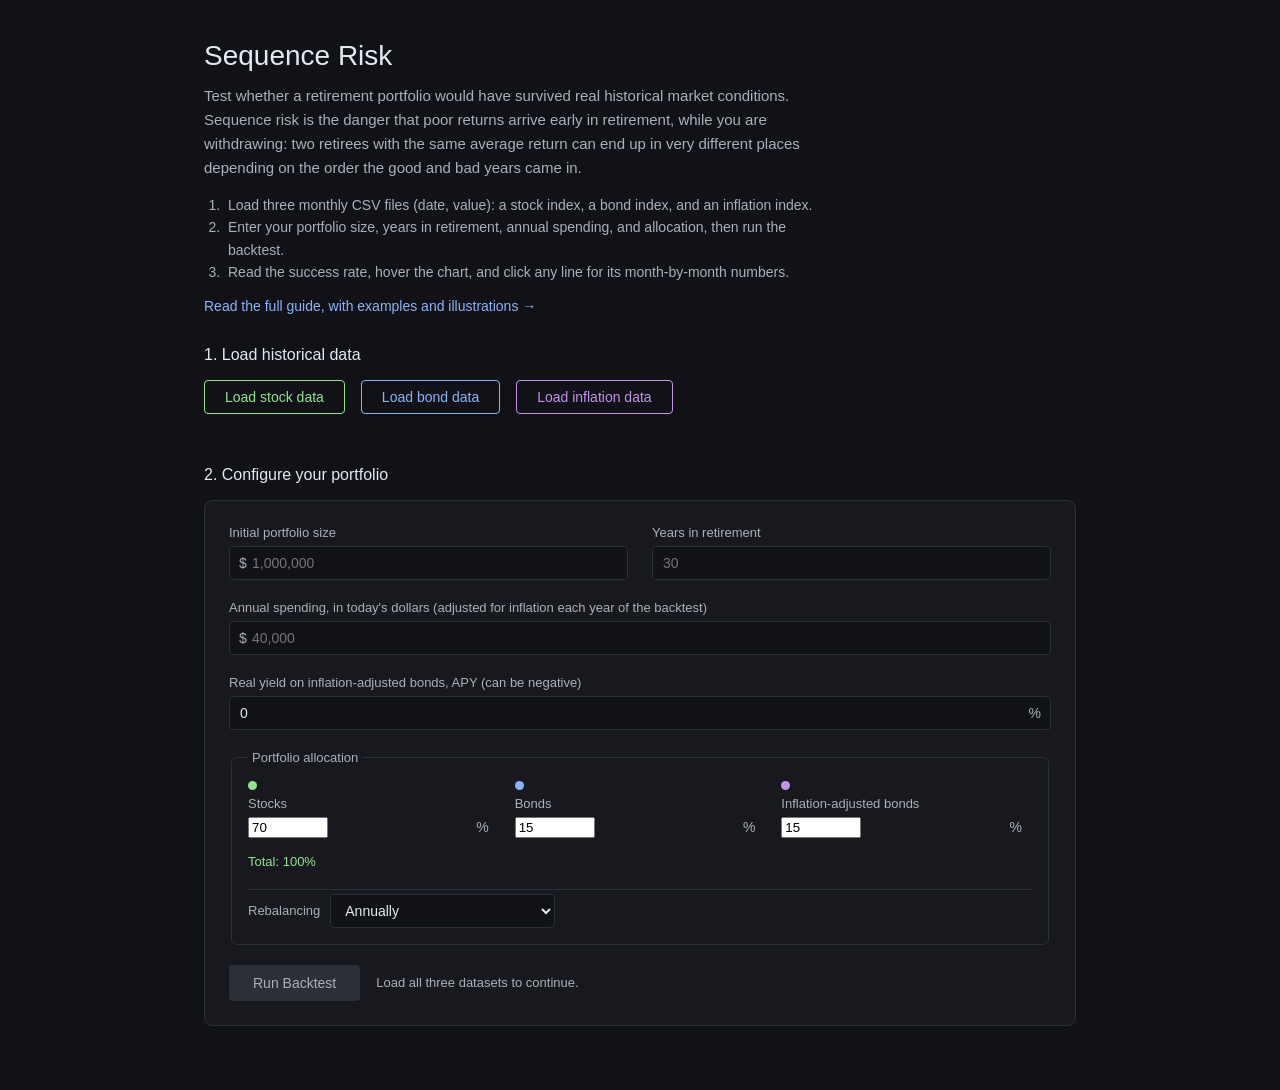
<file: index.html>
<!DOCTYPE html>
<html lang="en">
<head>
  <meta charset="UTF-8">
  <meta name="viewport" content="width=device-width, initial-scale=1.0, maximum-scale=1.0">
  <title>Sequence Risk</title>
  <link rel="stylesheet" href="style.css">
</head>
<body>
  <div class="page">
    <header class="header">
      <h1>Sequence Risk</h1>
      <p class="subtitle">
        Test whether a retirement portfolio would have survived real historical market
        conditions. Sequence risk is the danger that poor returns arrive early in
        retirement, while you are withdrawing: two retirees with the same average
        return can end up in very different places depending on the order the good
        and bad years came in.
      </p>
      <ol class="how-to">
        <li>Load three monthly CSV files (date, value): a stock index, a bond index, and an inflation index.</li>
        <li>Enter your portfolio size, years in retirement, annual spending, and allocation, then run the backtest.</li>
        <li>Read the success rate, hover the chart, and click any line for its month-by-month numbers.</li>
      </ol>
      <p class="guide-link-row">
        <a class="guide-link" href="guide.html">Read the full guide, with examples and illustrations →</a>
      </p>
    </header>

    <section class="data-section">
      <h2 class="section-title">1. Load historical data</h2>
      <div class="upload-row">
        <label class="file-upload data-stock">
          <input type="file" id="csv-stock" accept=".csv,text/csv">
          <span id="label-stock">Load stock data</span>
        </label>
        <label class="file-upload data-bond">
          <input type="file" id="csv-bond" accept=".csv,text/csv">
          <span id="label-bond">Load bond data</span>
        </label>
        <label class="file-upload data-inflation">
          <input type="file" id="csv-inflation" accept=".csv,text/csv">
          <span id="label-inflation">Load inflation data</span>
        </label>
      </div>

      <div class="data-status">
        <div class="data-card data-stock hidden" id="status-stock">
          <div class="data-card-header">
            <span class="data-swatch"></span>
            <span class="data-card-title">Stocks</span>
            <span class="data-card-filename" id="status-stock-name"></span>
          </div>
          <div class="data-card-range" id="status-stock-range"></div>
        </div>
        <div class="data-card data-bond hidden" id="status-bond">
          <div class="data-card-header">
            <span class="data-swatch"></span>
            <span class="data-card-title">Bonds</span>
            <span class="data-card-filename" id="status-bond-name"></span>
          </div>
          <div class="data-card-range" id="status-bond-range"></div>
        </div>
        <div class="data-card data-inflation hidden" id="status-inflation">
          <div class="data-card-header">
            <span class="data-swatch"></span>
            <span class="data-card-title">Inflation</span>
            <span class="data-card-filename" id="status-inflation-name"></span>
          </div>
          <div class="data-card-range" id="status-inflation-range"></div>
        </div>
      </div>

      <div class="common-range hidden" id="common-range"></div>
    </section>

    <section class="config-section">
      <h2 class="section-title">2. Configure your portfolio</h2>
      <form class="config-form" id="config-form">
        <div class="field">
          <label for="initial-portfolio">Initial portfolio size</label>
          <div class="field-input prefix-dollar">
            <input type="number" id="initial-portfolio" min="0" step="1000" placeholder="1,000,000">
          </div>
        </div>

        <div class="field">
          <label for="years-retirement">Years in retirement</label>
          <input type="number" id="years-retirement" min="1" step="1" placeholder="30">
        </div>

        <div class="field field-wide">
          <label for="annual-spending">Annual spending, in today's dollars (adjusted for inflation each year of the backtest)</label>
          <div class="field-input prefix-dollar">
            <input type="number" id="annual-spending" min="0" step="1000" placeholder="40,000">
          </div>
        </div>

        <div class="field field-wide">
          <label for="real-yield">Real yield on inflation-adjusted bonds, APY (can be negative)</label>
          <div class="field-input suffix-percent">
            <input type="number" id="real-yield" step="0.1" value="0">
          </div>
        </div>

        <fieldset class="allocation">
          <legend>Portfolio allocation</legend>

          <div class="alloc-field">
            <span class="data-swatch data-stock"></span>
            <label for="alloc-stock">Stocks</label>
            <div class="field-input suffix-percent"><input type="number" id="alloc-stock" min="0" max="100" step="1" value="70"></div>
          </div>

          <div class="alloc-field">
            <span class="data-swatch data-bond"></span>
            <label for="alloc-bond">Bonds</label>
            <div class="field-input suffix-percent"><input type="number" id="alloc-bond" min="0" max="100" step="1" value="15"></div>
          </div>

          <div class="alloc-field">
            <span class="data-swatch data-inflation"></span>
            <label for="alloc-inflation">Inflation-adjusted bonds</label>
            <div class="field-input suffix-percent"><input type="number" id="alloc-inflation" min="0" max="100" step="1" value="15"></div>
          </div>

          <div class="alloc-total" id="alloc-total">Total: 100%</div>

          <div class="rebalance-field">
            <label for="rebalance-freq">Rebalancing</label>
            <select id="rebalance-freq">
              <option value="1">Monthly</option>
              <option value="3">Quarterly</option>
              <option value="6">Semi-Annually</option>
              <option value="12" selected>Annually</option>
              <option value="0">No Rebalancing (Buy &amp; Hold)</option>
            </select>
          </div>
        </fieldset>

        <div class="run-row">
          <button type="button" class="run-button" id="run-backtest" disabled>Run Backtest</button>
          <div class="run-status" id="run-status">Load all three datasets to continue.</div>
        </div>
      </form>
    </section>

    <section class="results-section hidden" id="results-section">
      <h2 class="section-title">3. Results</h2>
      <div class="results-stats" id="results-stats"></div>
      <div class="results-canvas-card">
        <div class="chart-controls">
          <label class="toggle">
            <input type="checkbox" id="chart-log-toggle">
            <span class="toggle-track"><span class="toggle-thumb"></span></span>
            <span class="toggle-text">Log scale</span>
          </label>
          <span class="log-scale-note hidden" id="log-scale-note">Log scale can't show $0 or negative balances — failed cycles are flattened to the bottom edge.</span>
          <span class="hover-hint">Hover a line, hold <kbd>Shift</kbd> to lock onto it and scrub its full history. Click a line for its month-by-month detail.</span>
        </div>
        <canvas id="results-canvas" class="results-canvas"></canvas>
        <div class="chart-tooltip hidden" id="chart-tooltip"></div>
      </div>
      <div class="cycle-detail-section collapsible hidden" id="cycle-detail-section">
        <div class="cycle-detail-header">
          <button type="button" class="panel-toggle" aria-expanded="true" title="Minimize or expand">
            <span class="chevron"></span>
            <span>
              <span class="cycle-detail-title" id="cycle-detail-title"></span>
              <span class="cycle-detail-summary" id="cycle-detail-summary"></span>
            </span>
          </button>
          <div class="cycle-detail-actions">
            <button type="button" class="detail-button primary" id="cycle-download">Download CSV</button>
            <button type="button" class="detail-button" id="cycle-clear">Close</button>
          </div>
        </div>
        <div class="cycle-detail-scroll panel-body">
          <table class="cycle-detail-table" id="cycle-detail-table"></table>
        </div>
      </div>
      <div class="failure-list-section collapsible hidden" id="failure-list-section">
        <button type="button" class="panel-toggle" aria-expanded="true" title="Minimize or expand">
          <span class="chevron"></span>
          <span class="failure-list-title" id="failure-list-title"></span>
        </button>
        <div class="failure-list panel-body" id="failure-list"></div>
      </div>
    </section>
  </div>

  <script src="script.js"></script>
</body>
</html>
</file>
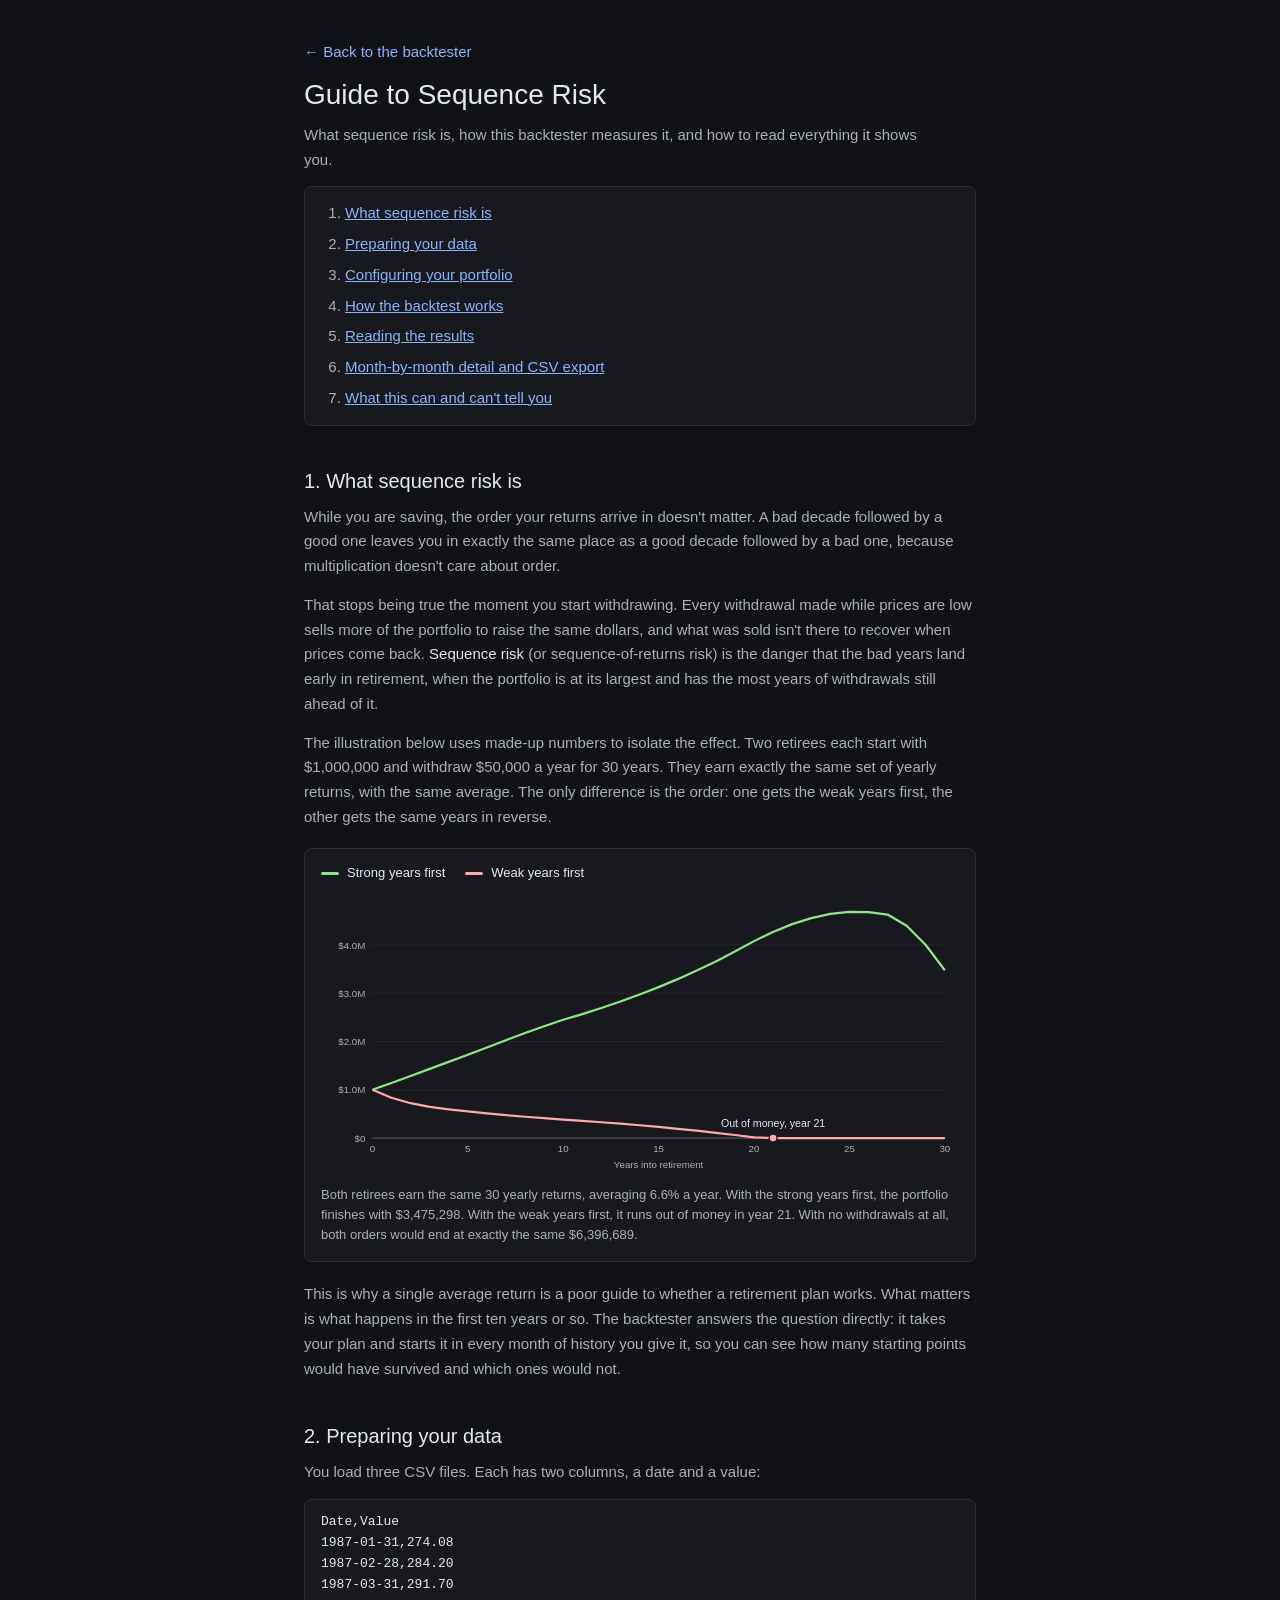
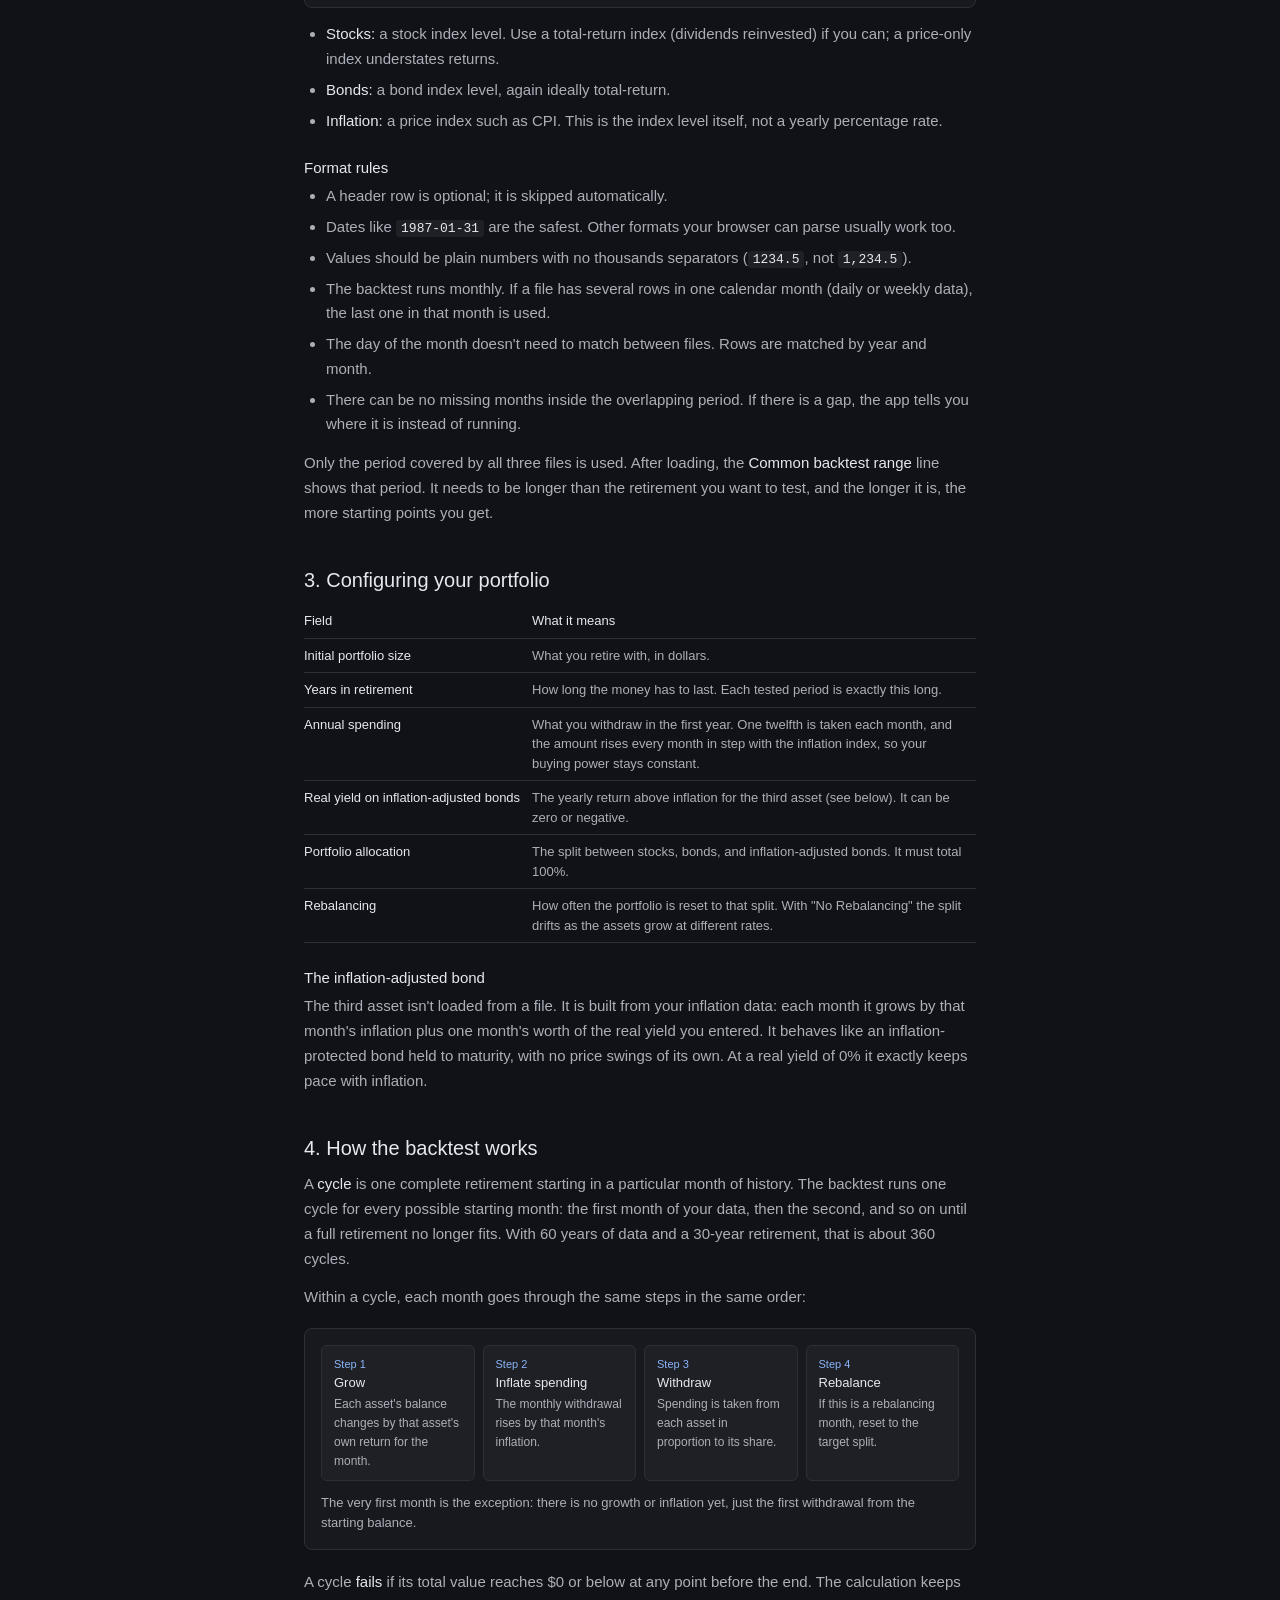
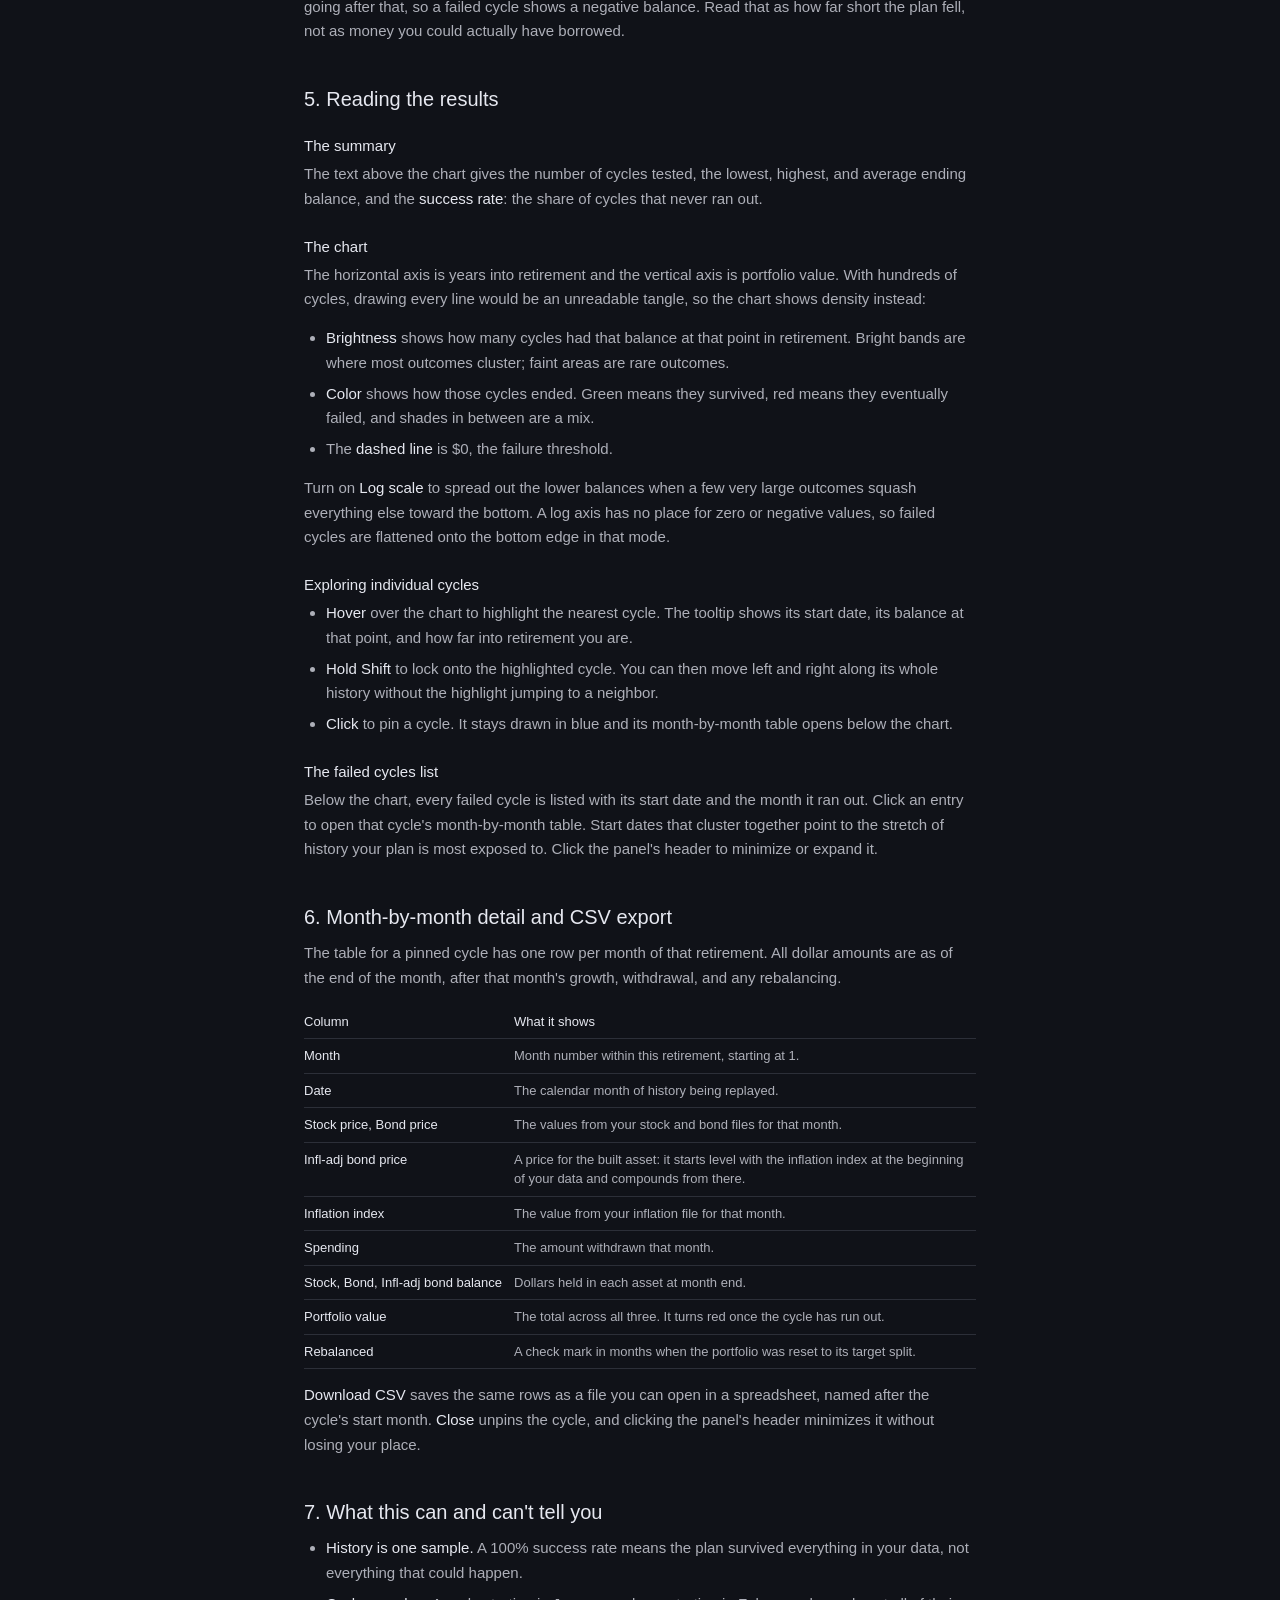
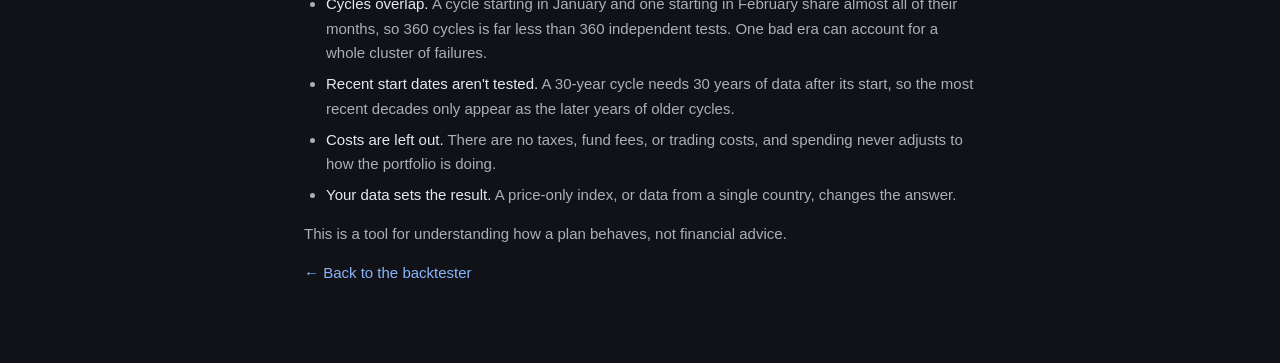
<file: guide.html>
<!DOCTYPE html>
<html lang="en">
<head>
  <meta charset="UTF-8">
  <meta name="viewport" content="width=device-width, initial-scale=1.0">
  <title>Guide · Sequence Risk</title>
  <link rel="stylesheet" href="style.css">
</head>
<body>
  <div class="page guide">
    <header class="header">
      <p class="guide-link-row"><a class="guide-link" href="index.html">← Back to the backtester</a></p>
      <h1>Guide to Sequence Risk</h1>
      <p class="subtitle">
        What sequence risk is, how this backtester measures it, and how to read
        everything it shows you.
      </p>
    </header>

    <nav class="guide-toc">
      <ol>
        <li><a href="#concept">What sequence risk is</a></li>
        <li><a href="#data">Preparing your data</a></li>
        <li><a href="#config">Configuring your portfolio</a></li>
        <li><a href="#engine">How the backtest works</a></li>
        <li><a href="#results">Reading the results</a></li>
        <li><a href="#detail">Month-by-month detail and CSV export</a></li>
        <li><a href="#limits">What this can and can't tell you</a></li>
      </ol>
    </nav>

    <h2 id="concept">1. What sequence risk is</h2>
    <p>
      While you are saving, the order your returns arrive in doesn't matter. A bad
      decade followed by a good one leaves you in exactly the same place as a good
      decade followed by a bad one, because multiplication doesn't care about order.
    </p>
    <p>
      That stops being true the moment you start withdrawing. Every withdrawal made
      while prices are low sells more of the portfolio to raise the same dollars,
      and what was sold isn't there to recover when prices come back.
      <strong>Sequence risk</strong> (or sequence-of-returns risk) is the danger
      that the bad years land early in retirement, when the portfolio is at its
      largest and has the most years of withdrawals still ahead of it.
    </p>
    <p>
      The illustration below uses made-up numbers to isolate the effect. Two
      retirees each start with <span id="ex-start"></span> and withdraw
      <span id="ex-spend"></span> a year for <span id="ex-years"></span> years.
      They earn exactly the same set of yearly returns, with the same average.
      The only difference is the order: one gets the weak years first, the other
      gets the same years in reverse.
    </p>

    <figure class="figure">
      <div class="figure-legend">
        <span style="--key: var(--up)">Strong years first</span>
        <span style="--key: var(--down)">Weak years first</span>
      </div>
      <svg id="ex-chart" viewBox="0 0 720 320" role="img" aria-label="Portfolio value over time for the same returns in two different orders"></svg>
      <figcaption id="ex-caption"></figcaption>
    </figure>

    <p>
      This is why a single average return is a poor guide to whether a retirement
      plan works. What matters is what happens in the first ten years or so. The
      backtester answers the question directly: it takes your plan and starts it
      in every month of history you give it, so you can see how many starting
      points would have survived and which ones would not.
    </p>

    <h2 id="data">2. Preparing your data</h2>
    <p>You load three CSV files. Each has two columns, a date and a value:</p>
    <pre>Date,Value
1987-01-31,274.08
1987-02-28,284.20
1987-03-31,291.70</pre>
    <ul>
      <li><strong>Stocks:</strong> a stock index level. Use a total-return index (dividends reinvested) if you can; a price-only index understates returns.</li>
      <li><strong>Bonds:</strong> a bond index level, again ideally total-return.</li>
      <li><strong>Inflation:</strong> a price index such as CPI. This is the index level itself, not a yearly percentage rate.</li>
    </ul>
    <h3>Format rules</h3>
    <ul>
      <li>A header row is optional; it is skipped automatically.</li>
      <li>Dates like <code>1987-01-31</code> are the safest. Other formats your browser can parse usually work too.</li>
      <li>Values should be plain numbers with no thousands separators (<code>1234.5</code>, not <code>1,234.5</code>).</li>
      <li>The backtest runs monthly. If a file has several rows in one calendar month (daily or weekly data), the last one in that month is used.</li>
      <li>The day of the month doesn't need to match between files. Rows are matched by year and month.</li>
      <li>There can be no missing months inside the overlapping period. If there is a gap, the app tells you where it is instead of running.</li>
    </ul>
    <p>
      Only the period covered by all three files is used. After loading, the
      <strong>Common backtest range</strong> line shows that period. It needs to
      be longer than the retirement you want to test, and the longer it is, the
      more starting points you get.
    </p>

    <h2 id="config">3. Configuring your portfolio</h2>
    <div class="guide-table-scroll">
      <table class="guide-table">
        <tr><th>Field</th><th>What it means</th></tr>
        <tr><td>Initial portfolio size</td><td>What you retire with, in dollars.</td></tr>
        <tr><td>Years in retirement</td><td>How long the money has to last. Each tested period is exactly this long.</td></tr>
        <tr><td>Annual spending</td><td>What you withdraw in the first year. One twelfth is taken each month, and the amount rises every month in step with the inflation index, so your buying power stays constant.</td></tr>
        <tr><td>Real yield on inflation-adjusted bonds</td><td>The yearly return above inflation for the third asset (see below). It can be zero or negative.</td></tr>
        <tr><td>Portfolio allocation</td><td>The split between stocks, bonds, and inflation-adjusted bonds. It must total 100%.</td></tr>
        <tr><td>Rebalancing</td><td>How often the portfolio is reset to that split. With "No Rebalancing" the split drifts as the assets grow at different rates.</td></tr>
      </table>
    </div>
    <h3>The inflation-adjusted bond</h3>
    <p>
      The third asset isn't loaded from a file. It is built from your inflation
      data: each month it grows by that month's inflation plus one month's worth
      of the real yield you entered. It behaves like an inflation-protected bond
      held to maturity, with no price swings of its own. At a real yield of 0% it
      exactly keeps pace with inflation.
    </p>

    <h2 id="engine">4. How the backtest works</h2>
    <p>
      A <strong>cycle</strong> is one complete retirement starting in a particular
      month of history. The backtest runs one cycle for every possible starting
      month: the first month of your data, then the second, and so on until a full
      retirement no longer fits. With 60 years of data and a 30-year retirement,
      that is about 360 cycles.
    </p>
    <p>Within a cycle, each month goes through the same steps in the same order:</p>

    <div class="figure">
      <div class="step-flow">
        <div class="step"><span class="step-num">Step 1</span><b>Grow</b><span>Each asset's balance changes by that asset's own return for the month.</span></div>
        <div class="step"><span class="step-num">Step 2</span><b>Inflate spending</b><span>The monthly withdrawal rises by that month's inflation.</span></div>
        <div class="step"><span class="step-num">Step 3</span><b>Withdraw</b><span>Spending is taken from each asset in proportion to its share.</span></div>
        <div class="step"><span class="step-num">Step 4</span><b>Rebalance</b><span>If this is a rebalancing month, reset to the target split.</span></div>
      </div>
      <div class="figure-caption">
        The very first month is the exception: there is no growth or inflation
        yet, just the first withdrawal from the starting balance.
      </div>
    </div>

    <p>
      A cycle <strong>fails</strong> if its total value reaches $0 or below at any
      point before the end. The calculation keeps going after that, so a failed
      cycle shows a negative balance. Read that as how far short the plan fell,
      not as money you could actually have borrowed.
    </p>

    <h2 id="results">5. Reading the results</h2>
    <h3>The summary</h3>
    <p>
      The text above the chart gives the number of cycles tested, the lowest,
      highest, and average ending balance, and the <strong>success rate</strong>:
      the share of cycles that never ran out.
    </p>
    <h3>The chart</h3>
    <p>
      The horizontal axis is years into retirement and the vertical axis is
      portfolio value. With hundreds of cycles, drawing every line would be an
      unreadable tangle, so the chart shows density instead:
    </p>
    <ul>
      <li><strong>Brightness</strong> shows how many cycles had that balance at that point in retirement. Bright bands are where most outcomes cluster; faint areas are rare outcomes.</li>
      <li><strong>Color</strong> shows how those cycles ended. Green means they survived, red means they eventually failed, and shades in between are a mix.</li>
      <li>The <strong>dashed line</strong> is $0, the failure threshold.</li>
    </ul>
    <p>
      Turn on <strong>Log scale</strong> to spread out the lower balances when a
      few very large outcomes squash everything else toward the bottom. A log
      axis has no place for zero or negative values, so failed cycles are
      flattened onto the bottom edge in that mode.
    </p>
    <h3>Exploring individual cycles</h3>
    <ul>
      <li><strong>Hover</strong> over the chart to highlight the nearest cycle. The tooltip shows its start date, its balance at that point, and how far into retirement you are.</li>
      <li><strong>Hold Shift</strong> to lock onto the highlighted cycle. You can then move left and right along its whole history without the highlight jumping to a neighbor.</li>
      <li><strong>Click</strong> to pin a cycle. It stays drawn in blue and its month-by-month table opens below the chart.</li>
    </ul>
    <h3>The failed cycles list</h3>
    <p>
      Below the chart, every failed cycle is listed with its start date and the
      month it ran out. Click an entry to open that cycle's month-by-month table.
      Start dates that cluster together point to the stretch of history your plan
      is most exposed to. Click the panel's header to minimize or expand it.
    </p>

    <h2 id="detail">6. Month-by-month detail and CSV export</h2>
    <p>
      The table for a pinned cycle has one row per month of that retirement. All
      dollar amounts are as of the end of the month, after that month's growth,
      withdrawal, and any rebalancing.
    </p>
    <div class="guide-table-scroll">
      <table class="guide-table">
        <tr><th>Column</th><th>What it shows</th></tr>
        <tr><td>Month</td><td>Month number within this retirement, starting at 1.</td></tr>
        <tr><td>Date</td><td>The calendar month of history being replayed.</td></tr>
        <tr><td>Stock price, Bond price</td><td>The values from your stock and bond files for that month.</td></tr>
        <tr><td>Infl-adj bond price</td><td>A price for the built asset: it starts level with the inflation index at the beginning of your data and compounds from there.</td></tr>
        <tr><td>Inflation index</td><td>The value from your inflation file for that month.</td></tr>
        <tr><td>Spending</td><td>The amount withdrawn that month.</td></tr>
        <tr><td>Stock, Bond, Infl-adj bond balance</td><td>Dollars held in each asset at month end.</td></tr>
        <tr><td>Portfolio value</td><td>The total across all three. It turns red once the cycle has run out.</td></tr>
        <tr><td>Rebalanced</td><td>A check mark in months when the portfolio was reset to its target split.</td></tr>
      </table>
    </div>
    <p>
      <strong>Download CSV</strong> saves the same rows as a file you can open in
      a spreadsheet, named after the cycle's start month. <strong>Close</strong>
      unpins the cycle, and clicking the panel's header minimizes it without
      losing your place.
    </p>

    <h2 id="limits">7. What this can and can't tell you</h2>
    <ul>
      <li><strong>History is one sample.</strong> A 100% success rate means the plan survived everything in your data, not everything that could happen.</li>
      <li><strong>Cycles overlap.</strong> A cycle starting in January and one starting in February share almost all of their months, so 360 cycles is far less than 360 independent tests. One bad era can account for a whole cluster of failures.</li>
      <li><strong>Recent start dates aren't tested.</strong> A 30-year cycle needs 30 years of data after its start, so the most recent decades only appear as the later years of older cycles.</li>
      <li><strong>Costs are left out.</strong> There are no taxes, fund fees, or trading costs, and spending never adjusts to how the portfolio is doing.</li>
      <li><strong>Your data sets the result.</strong> A price-only index, or data from a single country, changes the answer.</li>
    </ul>
    <p>
      This is a tool for understanding how a plan behaves, not financial advice.
    </p>
    <p class="guide-link-row"><a class="guide-link" href="index.html">← Back to the backtester</a></p>
  </div>

  <script>
    // The section 1 illustration: one fixed set of yearly returns, played in
    // both orders against the same withdrawals. Every number shown in the
    // text and caption is computed here so the prose can't drift from the
    // chart.
    (function () {
      const START = 1000000;
      const SPEND = 50000;
      const weakFirst = [-12, -8, -4, 0, 1, 2, 3, 4, 5, 6, 7, 7, 7, 7, 7, 7, 7, 7, 7, 7, 8, 9, 10, 11, 12, 13, 14, 16, 18, 20];
      const strongFirst = weakFirst.slice().reverse();

      // Withdraw at the start of each year, then apply that year's return.
      // The path stops at $0 — this picture is about when the money ran
      // out, not how negative the arithmetic goes afterward.
      function simulate(returns, spend) {
        const path = [START];
        let value = START;
        let ranOutYear = null;
        returns.forEach((r, i) => {
          if (ranOutYear === null) {
            value = (value - spend) * (1 + r / 100);
            if (value <= 0) {
              value = 0;
              ranOutYear = i + 1;
            }
          }
          path.push(value);
        });
        return { path, end: value, ranOutYear };
      }

      const dollars = (v) => '$' + Math.round(v).toLocaleString();
      const millions = (v) => '$' + (v / 1e6).toFixed(v >= 1e7 ? 0 : 1) + 'M';

      const strong = simulate(strongFirst, SPEND);
      const weak = simulate(weakFirst, SPEND);
      const untouched = simulate(weakFirst, 0); // same either way round — order only matters once you withdraw
      const average = weakFirst.reduce((a, b) => a + b, 0) / weakFirst.length;

      document.getElementById('ex-start').textContent = dollars(START);
      document.getElementById('ex-spend').textContent = dollars(SPEND);
      document.getElementById('ex-years').textContent = weakFirst.length;

      const outcome = (run) => (run.ranOutYear ? `runs out of money in year ${run.ranOutYear}` : `finishes with ${dollars(run.end)}`);
      document.getElementById('ex-caption').textContent =
        `Both retirees earn the same ${weakFirst.length} yearly returns, averaging ${average.toFixed(1)}% a year. ` +
        `With the strong years first, the portfolio ${outcome(strong)}. With the weak years first, it ${outcome(weak)}. ` +
        `With no withdrawals at all, both orders would end at exactly the same ${dollars(untouched.end)}.`;

      const W = 720, H = 320;
      const m = { top: 12, right: 16, bottom: 40, left: 58 };
      const iw = W - m.left - m.right;
      const ih = H - m.top - m.bottom;
      const years = weakFirst.length;
      const yMax = Math.max(...strong.path, ...weak.path) * 1.05;
      const x = (yr) => m.left + (yr / years) * iw;
      const y = (v) => m.top + ih - (v / yMax) * ih;

      let svg = '';
      const tickStep = yMax > 4e6 ? 1e6 : 5e5;
      for (let v = 0; v <= yMax; v += tickStep) {
        svg += `<line x1="${m.left}" x2="${m.left + iw}" y1="${y(v)}" y2="${y(v)}" stroke="rgba(255,255,255,${v === 0 ? 0.35 : 0.07})"/>`;
        svg += `<text x="${m.left - 8}" y="${y(v) + 4}" text-anchor="end" font-size="11" fill="#adafb8">${v === 0 ? '$0' : millions(v)}</text>`;
      }
      for (let yr = 0; yr <= years; yr += 5) {
        svg += `<text x="${x(yr)}" y="${m.top + ih + 16}" text-anchor="middle" font-size="11" fill="#adafb8">${yr}</text>`;
      }
      svg += `<text x="${m.left + iw / 2}" y="${H - 6}" text-anchor="middle" font-size="11" fill="#adafb8">Years into retirement</text>`;

      const line = (run, color) => {
        const pts = run.path.map((v, i) => `${x(i).toFixed(1)},${y(v).toFixed(1)}`).join(' ');
        return `<polyline points="${pts}" fill="none" stroke="${color}" stroke-width="2.5" stroke-linejoin="round"/>`;
      };
      svg += line(strong, '#90e58c') + line(weak, '#ffa9af');
      if (weak.ranOutYear) {
        svg += `<circle cx="${x(weak.ranOutYear)}" cy="${y(0)}" r="4.5" fill="#ffa9af" stroke="#17191f" stroke-width="1.5"/>`;
        svg += `<text x="${x(weak.ranOutYear)}" y="${y(0) - 12}" text-anchor="middle" font-size="12" fill="#e6e8f0">Out of money, year ${weak.ranOutYear}</text>`;
      }
      document.getElementById('ex-chart').innerHTML = svg;
    })();
  </script>
</body>
</html>
</file>
<file: style.css>
:root {
  --bg: #101218;
  --surface: #17191f;
  --border: #2c2f38;
  --text-primary: #e6e8f0;
  --text-secondary: #adafb8;
  --up: #90e58c;
  --down: #ffa9af;
  --accent: #8ab4f8;
  /* Same convention as the chart app: stocks green, bonds blue, the third
     slot purple — here it's the inflation data (and, downstream, the
     synthetic inflation-adjusted bond series derived from it). */
  --series-stock: #90e58c;
  --series-bond: #8ab4f8;
  --series-inflation: #c792ea;
}

* {
  box-sizing: border-box;
}

body {
  margin: 0;
  background: var(--bg);
  color: var(--text-primary);
  font-family: "Google Sans", Roboto, Arial, sans-serif;
}

.page {
  max-width: 920px;
  margin: 0 auto;
  padding: 40px 24px 64px;
}

.header h1 {
  font-size: 28px;
  font-weight: 500;
  margin: 0 0 12px;
}

.subtitle {
  font-size: 15px;
  line-height: 1.6;
  color: var(--text-secondary);
  max-width: 640px;
  margin: 0 0 32px;
}

/* The landing page follows its subtitle with a short how-to list and a
   link to the guide, so the gap below the subtitle moves down to the link. */
.subtitle:has(+ .how-to) {
  margin-bottom: 14px;
}

.how-to {
  max-width: 640px;
  margin: 0 0 14px;
  padding-left: 20px;
  font-size: 14px;
  line-height: 1.6;
  color: var(--text-secondary);
}

.how-to li {
  padding-left: 4px;
}

.guide-link-row {
  margin: 0 0 32px;
  font-size: 14px;
}

.guide-link {
  color: var(--accent);
  text-decoration: none;
}

.guide-link:hover {
  text-decoration: underline;
}

/* ---------------------------------------------------------------------
   Guide page (guide.html)
   --------------------------------------------------------------------- */

.guide {
  max-width: 720px;
}

.guide h2 {
  font-size: 20px;
  font-weight: 500;
  margin: 44px 0 12px;
}

.guide h3 {
  font-size: 15px;
  font-weight: 500;
  margin: 26px 0 8px;
}

.guide p,
.guide li {
  font-size: 15px;
  line-height: 1.65;
  color: var(--text-secondary);
}

.guide p {
  margin: 0 0 14px;
}

.guide ul,
.guide ol {
  margin: 0 0 14px;
  padding-left: 22px;
}

.guide li {
  margin-bottom: 6px;
}

.guide strong {
  color: var(--text-primary);
  font-weight: 500;
}

.guide a {
  color: var(--accent);
}

.guide code,
.guide pre {
  font-family: ui-monospace, SFMono-Regular, Menlo, Consolas, monospace;
  font-size: 13px;
}

.guide code {
  background: rgba(255, 255, 255, 0.06);
  border-radius: 3px;
  padding: 1px 5px;
  color: var(--text-primary);
}

.guide pre {
  background: var(--surface);
  border: 1px solid var(--border);
  border-radius: 8px;
  padding: 12px 16px;
  margin: 0 0 14px;
  overflow-x: auto;
  color: var(--text-primary);
  line-height: 1.6;
}

.guide-toc {
  border: 1px solid var(--border);
  border-radius: 8px;
  background: var(--surface);
  padding: 14px 18px 8px;
  margin: 0 0 8px;
}

.guide-toc ol {
  margin: 0;
}

.figure {
  border: 1px solid var(--border);
  border-radius: 8px;
  background: var(--surface);
  padding: 16px;
  margin: 18px 0 20px;
}

.figure svg {
  display: block;
  width: 100%;
  height: auto;
}

.figure figcaption,
.figure-caption {
  font-size: 13px;
  line-height: 1.55;
  color: var(--text-secondary);
  margin-top: 12px;
}

.figure-legend {
  display: flex;
  flex-wrap: wrap;
  gap: 6px 20px;
  font-size: 13px;
  color: var(--text-primary);
  margin-bottom: 10px;
}

.figure-legend span::before {
  content: "";
  display: inline-block;
  width: 18px;
  height: 3px;
  border-radius: 2px;
  margin-right: 8px;
  vertical-align: middle;
  background: var(--key);
}

/* The four things that happen to the portfolio each month, in order. */
.step-flow {
  display: flex;
  flex-wrap: wrap;
  align-items: stretch;
  gap: 8px;
}

.step-flow .step {
  flex: 1 1 140px;
  border: 1px solid var(--border);
  border-radius: 6px;
  padding: 10px 12px;
  background: rgba(255, 255, 255, 0.03);
}

.step-flow .step b {
  display: block;
  font-size: 13px;
  font-weight: 500;
  color: var(--text-primary);
  margin-bottom: 4px;
}

.step-flow .step span {
  font-size: 12px;
  line-height: 1.5;
  color: var(--text-secondary);
}

.step-flow .step .step-num {
  display: block;
  font-size: 11px;
  color: var(--accent);
  margin-bottom: 2px;
}

.guide-table-scroll {
  overflow-x: auto;
  margin: 0 0 14px;
}

.guide-table {
  width: 100%;
  border-collapse: collapse;
  font-size: 13px;
}

.guide-table th,
.guide-table td {
  text-align: left;
  vertical-align: top;
  padding: 7px 12px 7px 0;
  border-bottom: 1px solid var(--border);
  line-height: 1.5;
}

.guide-table th {
  color: var(--text-primary);
  font-weight: 500;
}

.guide-table td {
  color: var(--text-secondary);
}

.guide-table td:first-child {
  color: var(--text-primary);
  white-space: nowrap;
}

.section-title {
  font-size: 16px;
  font-weight: 500;
  margin: 0 0 16px;
  color: var(--text-primary);
}

.data-section {
  margin-bottom: 36px;
}

.upload-row {
  display: flex;
  flex-wrap: wrap;
  gap: 16px;
  margin-bottom: 16px;
}

.file-upload input[type="file"] {
  position: absolute;
  width: 1px;
  height: 1px;
  overflow: hidden;
  opacity: 0;
}

.file-upload span {
  display: inline-block;
  padding: 8px 20px;
  border-radius: 4px;
  background: transparent;
  border: 1px solid var(--accent);
  color: var(--accent);
  font-size: 14px;
  font-weight: 500;
  cursor: pointer;
  user-select: none;
  transition: background 0.15s ease;
}

.file-upload.data-stock span { border-color: var(--series-stock); color: var(--series-stock); }
.file-upload.data-stock span:hover { background: rgba(144, 229, 140, 0.1); }
.file-upload.data-bond span { border-color: var(--series-bond); color: var(--series-bond); }
.file-upload.data-bond span:hover { background: rgba(138, 180, 248, 0.1); }
.file-upload.data-inflation span { border-color: var(--series-inflation); color: var(--series-inflation); }
.file-upload.data-inflation span:hover { background: rgba(199, 146, 234, 0.1); }

.file-upload.data-stock span.loaded { background: rgba(144, 229, 140, 0.18); }
.file-upload.data-bond span.loaded { background: rgba(138, 180, 248, 0.18); }
.file-upload.data-inflation span.loaded { background: rgba(199, 146, 234, 0.18); }

.data-status {
  display: flex;
  flex-wrap: wrap;
  gap: 12px;
}

.data-card {
  flex: 1 1 220px;
  min-width: 200px;
  padding: 10px 14px;
  border-radius: 6px;
  border-left: 3px solid var(--card-color, var(--text-secondary));
  background: rgba(255, 255, 255, 0.03);
}

.data-card.data-stock { --card-color: var(--series-stock); }
.data-card.data-bond { --card-color: var(--series-bond); }
.data-card.data-inflation { --card-color: var(--series-inflation); }

.data-card-header {
  display: flex;
  align-items: center;
  gap: 7px;
  margin-bottom: 4px;
}

.data-swatch {
  width: 9px;
  height: 9px;
  border-radius: 50%;
  background: var(--card-color, var(--text-secondary));
  flex-shrink: 0;
  display: inline-block;
}

.data-swatch.data-stock { --card-color: var(--series-stock); }
.data-swatch.data-bond { --card-color: var(--series-bond); }
.data-swatch.data-inflation { --card-color: var(--series-inflation); }

.data-card-title {
  font-size: 13px;
  font-weight: 500;
  color: var(--text-primary);
}

.data-card-filename {
  font-size: 12px;
  color: var(--text-secondary);
  white-space: nowrap;
  overflow: hidden;
  text-overflow: ellipsis;
}

.data-card-range {
  font-size: 12px;
  color: var(--text-secondary);
}

.common-range {
  margin-top: 14px;
  padding: 10px 14px;
  border-radius: 6px;
  background: rgba(138, 180, 248, 0.08);
  border: 1px solid rgba(138, 180, 248, 0.25);
  font-size: 13px;
  color: var(--text-primary);
}

.common-range.invalid {
  background: rgba(255, 169, 175, 0.08);
  border-color: rgba(255, 169, 175, 0.3);
  color: var(--down);
}

.hidden {
  display: none !important;
}

.config-form {
  display: grid;
  grid-template-columns: 1fr 1fr;
  gap: 20px 24px;
  border: 1px solid var(--border);
  border-radius: 8px;
  background: var(--surface);
  padding: 24px;
}

.field {
  display: flex;
  flex-direction: column;
  gap: 6px;
}

.field-wide {
  grid-column: 1 / -1;
}

.field label {
  font-size: 13px;
  color: var(--text-secondary);
}

.field input[type="number"] {
  background: var(--bg);
  border: 1px solid var(--border);
  color: var(--text-primary);
  font-family: inherit;
  font-size: 14px;
  border-radius: 4px;
  padding: 8px 10px;
  width: 100%;
}

.field input[type="number"]:focus {
  outline: 1px solid var(--accent);
}

.field-input {
  position: relative;
}

.field-input.prefix-dollar input {
  padding-left: 22px;
}

.field-input.prefix-dollar::before {
  content: "$";
  position: absolute;
  left: 10px;
  top: 50%;
  transform: translateY(-50%);
  color: var(--text-secondary);
  font-size: 14px;
  pointer-events: none;
}

.field-input.suffix-percent input {
  padding-right: 26px;
}

.field-input.suffix-percent::after {
  content: "%";
  position: absolute;
  right: 10px;
  top: 50%;
  transform: translateY(-50%);
  color: var(--text-secondary);
  font-size: 14px;
  pointer-events: none;
}

.allocation {
  grid-column: 1 / -1;
  border: 1px solid var(--border);
  border-radius: 6px;
  padding: 16px;
  display: grid;
  grid-template-columns: repeat(3, 1fr);
  gap: 16px;
  align-items: end;
}

.allocation legend {
  grid-column: 1 / -1;
  font-size: 13px;
  color: var(--text-secondary);
  padding: 0 4px;
}

.alloc-field {
  display: flex;
  flex-direction: column;
  gap: 6px;
}

.alloc-field label {
  display: flex;
  align-items: center;
  gap: 6px;
  font-size: 13px;
  color: var(--text-secondary);
}

.alloc-total {
  grid-column: 1 / -1;
  font-size: 13px;
  font-weight: 500;
  color: var(--up);
}

.alloc-total.invalid {
  color: var(--down);
}

.rebalance-field {
  grid-column: 1 / -1;
  display: flex;
  align-items: center;
  gap: 10px;
  padding-top: 4px;
  border-top: 1px solid var(--border);
  margin-top: 4px;
}

.rebalance-field label {
  font-size: 13px;
  color: var(--text-secondary);
}

.rebalance-field select {
  background: var(--bg);
  border: 1px solid var(--border);
  color: var(--text-primary);
  font-family: inherit;
  font-size: 14px;
  border-radius: 4px;
  padding: 7px 10px;
}

.rebalance-field select:focus {
  outline: 1px solid var(--accent);
}

.run-row {
  grid-column: 1 / -1;
  display: flex;
  align-items: center;
  gap: 16px;
  flex-wrap: wrap;
}

.run-button {
  padding: 10px 24px;
  border-radius: 4px;
  background: var(--border);
  color: var(--text-secondary);
  border: none;
  font-size: 14px;
  font-weight: 500;
  cursor: not-allowed;
}

.run-button:not(:disabled) {
  background: var(--accent);
  color: #101218;
  cursor: pointer;
}

.run-status {
  font-size: 13px;
  color: var(--text-secondary);
}

.run-status.ready {
  color: var(--up);
}

.run-status.error {
  color: var(--down);
}

.results-section {
  margin-top: 36px;
}

.results-stats {
  font-size: 14px;
  line-height: 1.7;
  color: var(--text-primary);
  margin-bottom: 16px;
}

.results-stats .headline {
  font-size: 16px;
  font-weight: 500;
  margin-bottom: 6px;
}

.results-stats .success-rate {
  font-weight: 600;
}

.results-stats .success-rate.good {
  color: var(--up);
}

.results-stats .success-rate.bad {
  color: var(--down);
}

.results-canvas-card {
  position: relative;
  border: 1px solid var(--border);
  border-radius: 8px;
  background: var(--surface);
  padding: 16px 8px;
}

.chart-tooltip {
  position: absolute;
  pointer-events: none;
  background: var(--surface);
  border: 1px solid var(--border);
  border-radius: 6px;
  padding: 8px 10px;
  font-size: 12px;
  color: var(--text-primary);
  box-shadow: 0 4px 12px rgba(0, 0, 0, 0.4);
  z-index: 5;
  min-width: 140px;
}

.chart-tooltip .tooltip-value {
  font-size: 15px;
  font-weight: 600;
  margin: 2px 0;
}

.chart-tooltip .tooltip-start,
.chart-tooltip .tooltip-year {
  color: var(--text-secondary);
}

.chart-tooltip .tooltip-locked {
  margin-top: 4px;
  padding-top: 4px;
  border-top: 1px solid var(--border);
  color: var(--accent);
  font-size: 11px;
}

.chart-tooltip .tooltip-hint {
  margin-top: 4px;
  color: var(--text-secondary);
  font-size: 11px;
}

.chart-controls {
  display: flex;
  align-items: center;
  gap: 14px;
  flex-wrap: wrap;
  padding: 0 8px 12px;
}

.toggle {
  display: flex;
  align-items: center;
  gap: 10px;
  cursor: pointer;
  user-select: none;
}

.toggle input {
  position: absolute;
  width: 1px;
  height: 1px;
  overflow: hidden;
  opacity: 0;
}

.toggle-track {
  width: 34px;
  height: 14px;
  border-radius: 999px;
  background: #3c3f4a;
  position: relative;
  transition: background 0.15s ease;
  flex-shrink: 0;
}

.toggle-thumb {
  position: absolute;
  top: -3px;
  left: 0;
  width: 20px;
  height: 20px;
  border-radius: 50%;
  background: #8b8d97;
  box-shadow: 0 1px 3px rgba(0, 0, 0, 0.4);
  transition: transform 0.15s ease, background 0.15s ease;
}

.toggle input:checked + .toggle-track {
  background: rgba(138, 180, 248, 0.35);
}

.toggle input:checked + .toggle-track .toggle-thumb {
  transform: translateX(14px);
  background: var(--accent);
}

.toggle-text {
  font-size: 13px;
  color: var(--text-primary);
}

.log-scale-note {
  font-size: 12px;
  color: var(--text-secondary);
  font-style: italic;
}

.hover-hint {
  font-size: 12px;
  color: var(--text-secondary);
}

.hover-hint kbd {
  font-family: inherit;
  font-size: 11px;
  border: 1px solid var(--border);
  border-radius: 3px;
  padding: 1px 5px;
  background: rgba(255, 255, 255, 0.04);
}

.results-canvas {
  display: block;
  width: 100%;
  cursor: crosshair;
}

.cycle-detail-section {
  margin-top: 16px;
  border: 1px solid var(--border);
  border-radius: 8px;
  background: var(--surface);
}

.cycle-detail-header {
  display: flex;
  align-items: center;
  justify-content: space-between;
  gap: 12px;
  flex-wrap: wrap;
  padding: 12px 16px;
}

.cycle-detail-title {
  display: block;
  font-size: 14px;
  font-weight: 500;
  color: var(--accent);
  margin: 0 0 2px;
}

.cycle-detail-summary {
  display: block;
  font-size: 12px;
  color: var(--text-secondary);
}

/* Shared by the two panels under the chart: a header button that
   minimizes/expands the scrolling body beneath it. */
.panel-toggle {
  display: flex;
  align-items: center;
  gap: 10px;
  font: inherit;
  text-align: left;
  color: inherit;
  background: none;
  border: none;
  padding: 0;
  cursor: pointer;
}

.panel-toggle .chevron {
  flex-shrink: 0;
  width: 8px;
  height: 8px;
  margin: 0 2px 3px;
  border-right: 2px solid var(--text-primary);
  border-bottom: 2px solid var(--text-primary);
  transform: rotate(45deg);
  transition: transform 0.15s ease;
}

.collapsed .panel-toggle .chevron {
  transform: rotate(-45deg);
  margin-bottom: 0;
}

.collapsed .panel-body {
  display: none;
}

/* Always-visible, high-contrast scrollbars for those bodies — the default
   macOS overlay bars are near-invisible on this background and disappear
   when idle. */
.panel-body::-webkit-scrollbar {
  width: 14px;
  height: 14px;
}

.panel-body::-webkit-scrollbar-track {
  background: #23262f;
}

.panel-body::-webkit-scrollbar-thumb {
  background: #9a9eab;
  border-radius: 7px;
  border: 3px solid #23262f;
}

.panel-body::-webkit-scrollbar-thumb:hover {
  background: #d3d6e0;
}

.panel-body::-webkit-scrollbar-corner {
  background: #23262f;
}

@supports not selector(::-webkit-scrollbar) {
  .panel-body {
    scrollbar-color: #9a9eab #23262f;
  }
}

.cycle-detail-actions {
  display: flex;
  gap: 8px;
}

.detail-button {
  font: inherit;
  font-size: 13px;
  padding: 6px 14px;
  border-radius: 6px;
  border: 1px solid var(--border);
  background: transparent;
  color: var(--text-primary);
  cursor: pointer;
}

.detail-button:hover {
  background: rgba(255, 255, 255, 0.06);
}

.detail-button.primary {
  border-color: var(--accent);
  color: var(--accent);
}

.detail-button.primary:hover {
  background: rgba(138, 180, 248, 0.12);
}

.cycle-detail-scroll {
  max-height: 75vh;
  overflow: auto;
  border-top: 1px solid var(--border);
}

.cycle-detail-table {
  width: 100%;
  border-collapse: collapse;
  font-size: 12px;
  font-variant-numeric: tabular-nums;
  white-space: nowrap;
}

.cycle-detail-table th,
.cycle-detail-table td {
  padding: 5px 8px;
  text-align: right;
}

/* Headers wrap onto two lines so all twelve columns fit the page width
   without a horizontal scroll hiding the portfolio value. */
.cycle-detail-table th {
  white-space: normal;
  vertical-align: bottom;
  line-height: 1.3;
}

.cycle-detail-table th:nth-child(2),
.cycle-detail-table td:nth-child(2) {
  text-align: left;
}

.cycle-detail-table th {
  position: sticky;
  top: 0;
  background: var(--surface);
  color: var(--text-primary);
  font-weight: 500;
  box-shadow: inset 0 -1px 0 var(--border);
  cursor: help;
}

.cycle-detail-table td {
  color: var(--text-secondary);
  border-top: 1px solid rgba(255, 255, 255, 0.04);
}

.cycle-detail-table td:nth-child(11) {
  color: var(--text-primary);
  font-weight: 500;
}

.cycle-detail-table tr.depleted td:nth-child(11) {
  color: var(--down);
}

.failure-list-section {
  margin-top: 16px;
  border: 1px solid var(--border);
  border-radius: 8px;
  background: var(--surface);
}

.failure-list-section > .panel-toggle {
  width: 100%;
  padding: 12px 16px;
}

.failure-list-title {
  font-size: 14px;
  font-weight: 500;
  color: var(--text-primary);
}

/* A grid rather than CSS columns: columns inside a fixed-height box
   overflow sideways, which made this scroll horizontally. Reads left to
   right, then down. */
.failure-list {
  display: grid;
  grid-template-columns: repeat(auto-fill, minmax(190px, 1fr));
  column-gap: 20px;
  max-height: 60vh;
  overflow-y: auto;
  border-top: 1px solid var(--border);
  padding: 10px 16px;
  font-size: 12px;
  color: var(--text-secondary);
}

.failure-list-item {
  break-inside: avoid;
  padding: 2px 0;
  white-space: nowrap;
  cursor: pointer;
}

.failure-list-item:hover {
  color: var(--text-primary);
}

.failure-list-item .arrow {
  color: var(--down);
  margin: 0 4px;
}

@media (max-width: 600px) {
  .config-form {
    grid-template-columns: 1fr;
  }
  .allocation {
    grid-template-columns: 1fr;
  }
}
</file>
